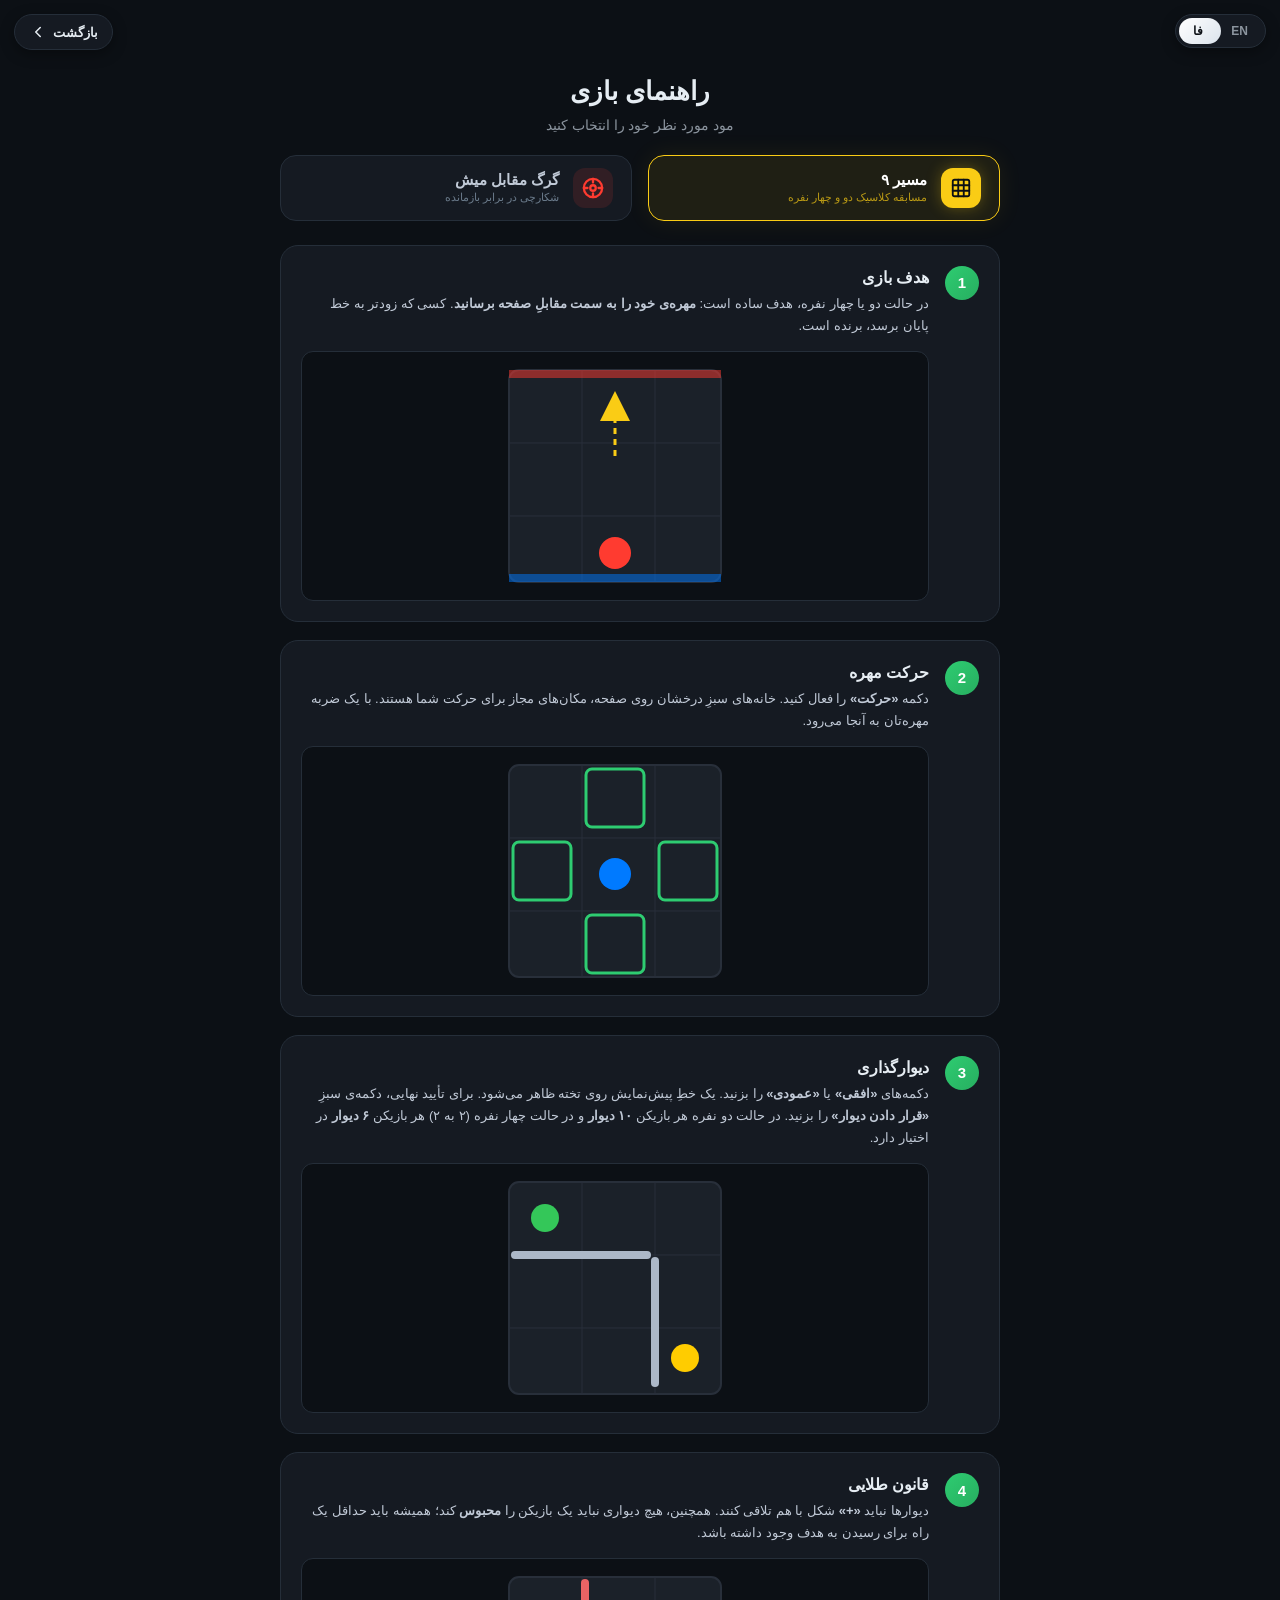
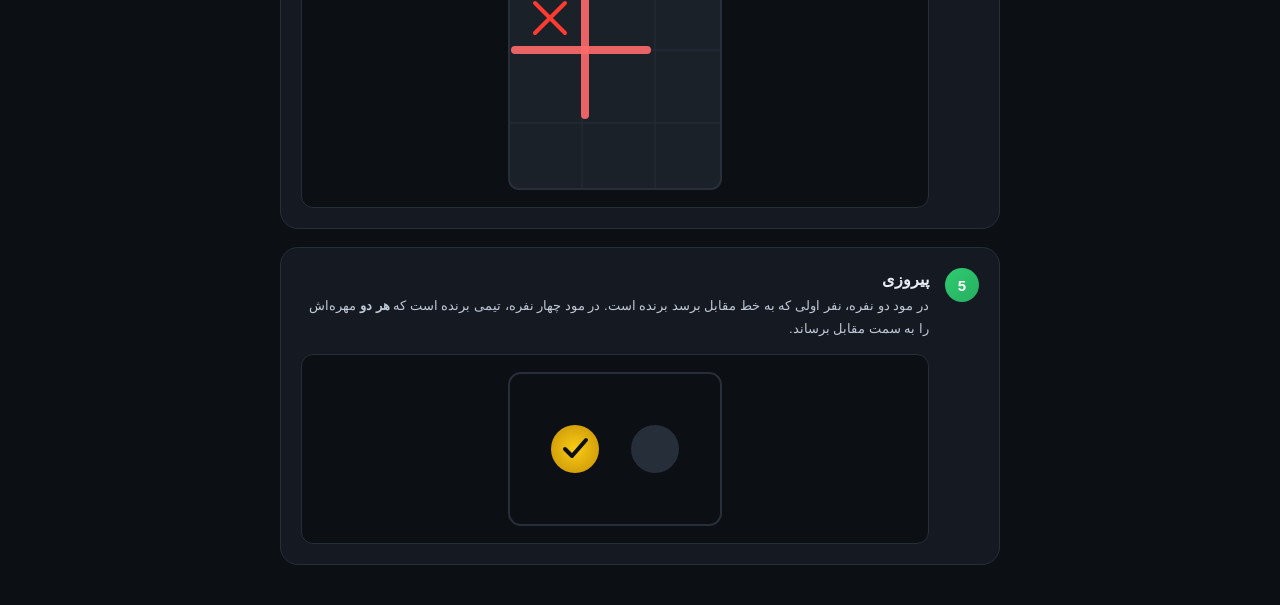
<file: help.html>
<!DOCTYPE html><html lang="fa" dir="rtl"><head><meta charset="UTF-8"><meta name="viewport" content="width=device-width,initial-scale=1"><meta name="theme-color" content="#000000"><meta name="apple-mobile-web-app-capable" content="yes"><meta name="apple-mobile-web-app-status-bar-style" content="black"><title id="help-page-title">Route 9 - How to Play</title><style>
* {
  -webkit-tap-highlight-color: transparent;  /* حذف هایلایت آبی هنگام لمس */
  -webkit-touch-callout: none;               /* جلوگیری از منوی طولانی‌فشار در iOS */
}
body{padding:66px 20px 40px;background-color:#0c1015;color:#e6edf3;font-family:-apple-system,BlinkMacSystemFont,"Segoe UI",Roboto,Helvetica,Arial,sans-serif;margin:0;user-select:none}
:root{--bg-color:#0c1015;--card-bg:#151a22;--border-color:#252e39;--text-main:#e6edf3;--text-muted:#8b949e;--red-color:#ff3b30;--blue-color:#007aff;--green-color:#34c759;--yellow-color:#ffcc00}
.help-wrap{width:100%;max-width:720px;margin:0 auto;display:flex;flex-direction:column;gap:18px}
.help-top{position:fixed;top:14px;left:14px;z-index:250}
/* ===== آیکون بغل دکمه بازگشت (همیشه سمت چپ) ===== */
.back-btn{display:flex;align-items:center;gap:6px;direction:ltr;background:#151a22;border:1px solid #252e39;color:#e6edf3;border-radius:20px;padding:8px 14px;font-size:12.5px;font-weight:700;text-decoration:none;box-shadow:0 4px 14px rgb(0 0 0/.35);transition:all 0.2s ease}
.back-btn:hover{border-color:#4a5a6b;background:#20272f}
.back-btn:active{transform:scale(.96)}
/* ===== آیکون‌های SVG تضمینی ===== */
.icon-svg{width:18px;height:18px;flex-shrink:0;display:inline-block;vertical-align:middle}
.icon-svg.sm{width:14px;height:14px}
#top-controls{position:fixed;top:14px;right:14px;z-index:250;display:flex;gap:8px;direction:ltr}
.lang-switch{position:relative;display:flex;background:#151a22;border:1px solid #252e39;border-radius:20px;padding:3px;box-shadow:0 4px 14px rgb(0 0 0/.35)}
.lang-switch .lang-opt{position:relative;z-index:2;border:none;background:transparent;color:#8b949e;font-weight:700;font-size:12px;padding:6px 14px;border-radius:16px;cursor:pointer;font-family:inherit;transition:color .25s ease}
.lang-switch .lang-opt.active{color:#0c1015}.lang-slider{position:absolute;top:3px;bottom:3px;left:3px;width:calc(50% - 3px);background:linear-gradient(135deg,#fff,#dbe3ec);border-radius:16px;transition:transform .25s cubic-bezier(.4,0,.2,1);z-index:1}
.lang-switch[data-active="en"] .lang-slider{transform:translateX(100%)}

/* ===== دیزاین دکمه‌های انتخاب مود ===== */
.mode-selector{display:flex;gap:16px;margin-bottom:6px;flex-wrap:wrap}
.mode-btn{display:flex;align-items:center;gap:14px;flex:1;min-width:180px;background:#151a22;border:1px solid #252e39;border-radius:16px;padding:12px 18px;color:#8b949e;font-weight:700;font-size:15px;cursor:pointer;transition:all 0.3s cubic-bezier(0.4,0,0.2,1);font-family:inherit;position:relative}
.mode-btn:hover{border-color:#4a5a6b;transform:translateY(-2px);box-shadow:0 4px 14px rgba(0,0,0,0.4)}
.mode-btn:active{transform:scale(0.97)}
.mode-btn .btn-icon{width:40px;height:40px;border-radius:12px;display:flex;align-items:center;justify-content:center;flex-shrink:0;transition:all 0.3s ease}
.mode-btn .btn-icon svg{width:22px;height:22px}
.mode-btn .btn-text{display:flex;flex-direction:column;align-items:flex-start;gap:2px}
.mode-btn .btn-text .title{font-size:15px;line-height:1.2;color:#c0c9d6}
.mode-btn .btn-text .desc{font-size:11px;color:#6a7a8a;font-weight:400;line-height:1.2}

/* ===== مود مسیر ۹ (زرد) ===== */
.mode-btn.regular .btn-icon{background:rgba(250,204,21,0.12);color:#facc15}
.mode-btn.regular.active{border-color:#facc15;background:rgba(250,204,21,0.08);box-shadow:0 0 25px rgba(250,204,21,0.08)}
.mode-btn.regular.active .title{color:#fff}
.mode-btn.regular.active .desc{color:rgba(250,204,21,0.7)}
.mode-btn.regular.active .btn-icon{background:#facc15;color:#0c1015;box-shadow:0 0 15px rgba(250,204,21,0.3)}

/* ===== مود گرگ و میش (قرمز) ===== */
.mode-btn.hunter .btn-icon{background:rgba(255,59,48,0.12);color:#ff3b30}
.mode-btn.hunter.active{border-color:#ff3b30;background:rgba(255,59,48,0.08);box-shadow:0 0 25px rgba(255,59,48,0.08)}
.mode-btn.hunter.active .title{color:#fff}
.mode-btn.hunter.active .desc{color:rgba(255,59,48,0.7)}
.mode-btn.hunter.active .btn-icon{background:#ff3b30;color:#0c1015;box-shadow:0 0 15px rgba(255,59,48,0.3)}

/* ===== استایل‌های کارت‌ها ===== */
.help-header{text-align:center;margin-top:10px}
.help-header h1{margin:0 0 8px;font-size:26px;color:#e6edf3}
.help-header p{color:#8b949e;font-size:13.5px;margin:0;line-height:1.6}

/* ===== کانتینرهای آموزشی (با gap ثابت برای حفظ فاصله) ===== */
#regular-tutorial, #hunter-tutorial{display:flex;flex-direction:column;gap:18px}
.step-card{background:#151a22;border:1px solid #252e39;border-radius:18px;padding:20px;display:flex;gap:16px;align-items:flex-start;animation:startPop .4s ease;display:none}
.step-card.active{display:flex}
@keyframes startPop{from{opacity:0;transform:translateY(10px) scale(.97)}to{opacity:1;transform:translateY(0) scale(1)}}
.step-num{flex-shrink:0;width:34px;height:34px;border-radius:50%;background:linear-gradient(135deg,#2ecc71,#27ae60);color:#fff;display:flex;align-items:center;justify-content:center;font-weight:800;font-size:15px}
.step-body{flex:1;min-width:0}
.step-body h3{margin:2px 0 6px;font-size:16px;color:#e6edf3}
.step-body p{margin:0 0 14px;font-size:13px;line-height:1.7;color:#c0c9d6}
.step-diagram{background:#0c1015;border:1px solid #252e39;border-radius:12px;padding:14px;display:flex;justify-content:center}
.step-diagram svg{max-width:100%;height:auto}
.tag-red{display:inline-block;background:#ff3b30;color:#fff;padding:1px 10px;border-radius:6px;font-weight:700;font-size:12px}
.tag-blue{display:inline-block;background:#007aff;color:#fff;padding:1px 10px;border-radius:6px;font-weight:700;font-size:12px}
@media (max-width:550px){.mode-selector{flex-direction:column}.mode-btn{min-width:auto;padding:12px 16px}.step-card{padding:16px}}
</style>
<script>
            !function(e,t,n){e.yektanetAnalyticsObject=n,e[n]=e[n]||function(){e[n].q.push(arguments)},e[n].q=e[n].q||[];var a=t.getElementsByTagName("head")[0],r=new Date,c="https://cdn.yektanet.com/superscript/x6fV5xRI/native-mhdhoseinsh.github.io-47969/yn_pub.js?v="+r.getFullYear().toString()+"0"+r.getMonth()+"0"+r.getDate()+"0"+r.getHours(),s=t.createElement("link");s.rel="preload",s.as="script",s.href=c,a.appendChild(s);var l=t.createElement("script");l.async=!0,l.src=c,a.appendChild(l)}(window,document,"yektanet");
        </script>
</head><body>
<div class="help-top"><a href="index.html" class="back-btn"><svg class="icon-svg" viewBox="0 0 24 24" fill="none" stroke="currentColor" stroke-width="2" stroke-linecap="round" stroke-linejoin="round"><path d="M15 18l-6-6 6-6"/></svg><span id="lbl-back">بازگشت</span></a></div>
<div id="top-controls"><div class="lang-switch" id="lang-switch"><button type="button" class="lang-opt" id="lang-opt-fa" data-lang="fa">فا</button><button type="button" class="lang-opt" id="lang-opt-en" data-lang="en">EN</button><span class="lang-slider" id="lang-slider"></span></div></div>

<div class="help-wrap">
  <div class="help-header">
    <h1 id="h-title">راهنمای بازی</h1>
    <p id="h-sub">مود مورد نظر خود را انتخاب کنید</p>
  </div>

  <!-- دکمه‌های انتخاب مود -->
  <div class="mode-selector">
    <button class="mode-btn regular active" id="btn-mode-regular" onclick="switchMode('regular')">
      <span class="btn-icon">
        <svg viewBox="0 0 24 24" fill="none" stroke="currentColor" stroke-width="2" stroke-linecap="round" stroke-linejoin="round">
          <rect x="3" y="3" width="18" height="18" rx="2" ry="2"/><line x1="3" y1="9" x2="21" y2="9"/><line x1="3" y1="15" x2="21" y2="15"/><line x1="9" y1="3" x2="9" y2="21"/><line x1="15" y1="3" x2="15" y2="21"/>
        </svg>
      </span>
      <span class="btn-text">
        <span class="title" id="btn-regular-title">مسیر ۹</span>
        <span class="desc" id="btn-regular-desc">مسابقه کلاسیک دو و چهار نفره</span>
      </span>
    </button>
    <button class="mode-btn hunter" id="btn-mode-hunter" onclick="switchMode('hunter')">
      <span class="btn-icon">
        <svg viewBox="0 0 24 24" fill="none" stroke="currentColor" stroke-width="2.5" stroke-linecap="round" stroke-linejoin="round">
          <circle cx="12" cy="12" r="10"/><circle cx="12" cy="12" r="3"/><path d="M12 2v4"/><path d="M12 18v4"/><path d="M2 12h4"/><path d="M18 12h4"/>
        </svg>
      </span>
      <span class="btn-text">
        <span class="title" id="btn-hunter-title">گرگ مقابل میش</span>
        <span class="desc" id="btn-hunter-desc">شکارچی در برابر بازمانده</span>
      </span>
    </button>
  </div>

  <!-- ==================== بخش آموزش مسیر ۹ ==================== -->
  <div id="regular-tutorial">
    <div class="step-card active"><div class="step-num">1</div><div class="step-body"><h3 id="s1-t">هدف بازی</h3><p id="s1-d">در حالت دو یا چهار نفره، هدف ساده است: <strong>مهره‌ی خود را به سمت مقابلِ صفحه برسانید</strong>. کسی که زودتر به خط پایان برسد، برنده است.</p><div class="step-diagram"><svg width="220" height="220" viewBox="0 0 220 220"><rect x="4" y="4" width="212" height="212" rx="10" fill="#1b2129" stroke="#282f3a" stroke-width="2"/><g stroke="#282f3a" stroke-width="1"><line x1="4" y1="77" x2="216" y2="77"/><line x1="4" y1="150" x2="216" y2="150"/><line x1="77" y1="4" x2="77" y2="216"/><line x1="150" y1="4" x2="150" y2="216"/></g><rect x="4" y="4" width="212" height="8" fill="#ff3b30" opacity="0.5"/><rect x="4" y="208" width="212" height="8" fill="#007aff" opacity="0.5"/><circle cx="110" cy="187" r="16" fill="#ff3b30"/><path d="M110 90 L110 40" stroke="#facc15" stroke-width="3" stroke-dasharray="6 5" marker-end="url(#arrow)"/><defs><marker id="arrow" markerWidth="10" markerHeight="10" refX="5" refY="5" orient="auto"><path d="M0,0 L10,5 L0,10 Z" fill="#facc15"/></marker></defs></svg></div></div></div>
    <div class="step-card active"><div class="step-num">2</div><div class="step-body"><h3 id="s2-t">حرکت مهره</h3><p id="s2-d">دکمه <strong>«حرکت»</strong> را فعال کنید. خانه‌های سبزِ درخشان روی صفحه، مکان‌های مجاز برای حرکت شما هستند. با یک ضربه مهره‌تان به آنجا می‌رود.</p><div class="step-diagram"><svg width="220" height="220" viewBox="0 0 220 220"><rect x="4" y="4" width="212" height="212" rx="10" fill="#1b2129" stroke="#282f3a" stroke-width="2"/><g stroke="#282f3a" stroke-width="1"><line x1="4" y1="77" x2="216" y2="77"/><line x1="4" y1="150" x2="216" y2="150"/><line x1="77" y1="4" x2="77" y2="216"/><line x1="150" y1="4" x2="150" y2="216"/></g><circle cx="110" cy="113" r="16" fill="#007aff"/><rect x="81" y="8" width="58" height="58" rx="6" fill="none" stroke="#2ecc71" stroke-width="3"/><rect x="81" y="154" width="58" height="58" rx="6" fill="none" stroke="#2ecc71" stroke-width="3"/><rect x="8" y="81" width="58" height="58" rx="6" fill="none" stroke="#2ecc71" stroke-width="3"/><rect x="154" y="81" width="58" height="58" rx="6" fill="none" stroke="#2ecc71" stroke-width="3"/></svg></div></div></div>
    <div class="step-card active"><div class="step-num">3</div><div class="step-body"><h3 id="s3-t">دیوارگذاری</h3><p id="s3-d">دکمه‌های <strong>«افقی»</strong> یا <strong>«عمودی»</strong> را بزنید. یک خطِ پیش‌نمایش روی تخته ظاهر می‌شود. برای تأیید نهایی، دکمه‌ی سبزِ <strong>«قرار دادن دیوار»</strong> را بزنید. در حالت دو نفره هر بازیکن <strong>۱۰ دیوار</strong> و در حالت چهار نفره (۲ به ۲) هر بازیکن <strong>۶ دیوار</strong> در اختیار دارد.</p><div class="step-diagram"><svg width="220" height="220" viewBox="0 0 220 220"><rect x="4" y="4" width="212" height="212" rx="10" fill="#1b2129" stroke="#282f3a" stroke-width="2"/><g stroke="#282f3a" stroke-width="1"><line x1="4" y1="77" x2="216" y2="77"/><line x1="4" y1="150" x2="216" y2="150"/><line x1="77" y1="4" x2="77" y2="216"/><line x1="150" y1="4" x2="150" y2="216"/></g><rect x="6" y="73" width="140" height="8" rx="4" fill="#acb8c8"/><rect x="146" y="79" width="8" height="130" rx="4" fill="#acb8c8"/><circle cx="40" cy="40" r="14" fill="#34c759"/><circle cx="180" cy="180" r="14" fill="#ffcc00"/></svg></div></div></div>
    <div class="step-card active"><div class="step-num">4</div><div class="step-body"><h3 id="s4-t">قانون طلایی</h3><p id="s4-d">دیوارها نباید <strong>«+»</strong> شکل با هم تلاقی کنند. همچنین، هیچ دیواری نباید یک بازیکن را <strong>محبوس</strong> کند؛ همیشه باید حداقل یک راه برای رسیدن به هدف وجود داشته باشد.</p><div class="step-diagram"><svg width="220" height="220" viewBox="0 0 220 220"><rect x="4" y="4" width="212" height="212" rx="10" fill="#1b2129" stroke="#282f3a" stroke-width="2"/><g stroke="#282f3a" stroke-width="1"><line x1="4" y1="77" x2="216" y2="77"/><line x1="4" y1="150" x2="216" y2="150"/><line x1="77" y1="4" x2="77" y2="216"/><line x1="150" y1="4" x2="150" y2="216"/></g><rect x="6" y="73" width="140" height="8" rx="4" fill="#ff6b6b" opacity="0.9"/><rect x="76" y="6" width="8" height="140" rx="4" fill="#ff6b6b" opacity="0.9"/><line x1="30" y1="30" x2="60" y2="60" stroke="#ff3b30" stroke-width="4" stroke-linecap="round"/><line x1="60" y1="30" x2="30" y2="60" stroke="#ff3b30" stroke-width="4" stroke-linecap="round"/></svg></div></div></div>
    <div class="step-card active"><div class="step-num">5</div><div class="step-body"><h3 id="s5-t">پیروزی</h3><p id="s5-d">در مود دو نفره، نفر اولی که به خط مقابل برسد برنده است. در مود چهار نفره، تیمی برنده است که <strong>هر دو</strong> مهره‌اش را به سمت مقابل برساند.</p><div class="step-diagram"><svg width="220" height="160" viewBox="0 0 220 160"><rect x="4" y="4" width="212" height="152" rx="12" fill="#0c1015" stroke="#282f3a" stroke-width="2"/><circle cx="70" cy="80" r="24" fill="url(#g1)"/><circle cx="150" cy="80" r="24" fill="#252e39"/><defs><radialGradient id="g1"><stop offset="0%" stop-color="#facc15"/><stop offset="100%" stop-color="#d4a10a"/></radialGradient></defs><path d="M60 80 l7 7 l14 -16" stroke="#0c1015" stroke-width="4" fill="none" stroke-linecap="round" stroke-linejoin="round"/></svg></div></div></div>
  </div>

  <!-- ==================== بخش آموزش گرگ و میش ==================== -->
  <div id="hunter-tutorial" style="display:none">
    <div class="step-card active"><div class="step-num">1</div><div class="step-body"><h3 id="h1-t">نقش‌های متفاوت</h3><p id="h1-d">در این مود، بازیکنان نقش‌های متفاوتی دارند. یکی <span class="tag-red">شکارچی (قرمز)</span> و دیگری <span class="tag-blue">بازمانده (آبی)</span> است. بازمانده باید خود را به خط قرمز بالای صفحه برساند و شکارچی باید او را <strong>شکار کند</strong>! تعداد دیوارها هم برابر نیست: بازمانده <strong>۱۰ دیوار</strong> و شکارچی <strong>۸ دیوار</strong> در اختیار دارد.</p><div class="step-diagram"><svg width="220" height="220" viewBox="0 0 220 220"><rect x="4" y="4" width="212" height="212" rx="10" fill="#1b2129" stroke="#282f3a" stroke-width="2"/><g stroke="#282f3a" stroke-width="1"><line x1="4" y1="77" x2="216" y2="77"/><line x1="4" y1="150" x2="216" y2="150"/><line x1="77" y1="4" x2="77" y2="216"/><line x1="150" y1="4" x2="150" y2="216"/></g><rect x="4" y="4" width="212" height="8" fill="#ff3b30" opacity="0.5"/><circle cx="110" cy="187" r="16" fill="#007aff"/><circle cx="110" cy="40" r="16" fill="#ff3b30"/><text x="80" y="100" fill="#c0c9d6" font-size="11" font-family="sans-serif">بازمانده</text><text x="145" y="100" fill="#c0c9d6" font-size="11" font-family="sans-serif">شکارچی</text><path d="M110 90 L110 40" stroke="#facc15" stroke-width="2.5" stroke-dasharray="5 4" marker-end="url(#arrow)"/><defs><marker id="arrow" markerWidth="8" markerHeight="8" refX="4" refY="4" orient="auto"><path d="M0,0 L8,4 L0,8 Z" fill="#facc15"/></marker></defs></svg></div></div></div>
    <div class="step-card active"><div class="step-num">2</div><div class="step-body"><h3 id="h2-t">چگونه شکارچی برنده می‌شود؟</h3><p id="h2-d">شکارچی با دو روش می‌تواند برنده شود: <strong>۱. شکار مستقیم:</strong> رفتن روی خانه‌ای که بازمانده در آن قرار دارد. <strong>۲. محاصره تدریجی:</strong> هر بار که شکارچی در یک خانه مجاور بازمانده قرار بگیرد، یک نشانگر قرمز زیر پای بازمانده روشن می‌شود. اگر این اتفاق <strong>۷ بار</strong> بیفتد، بازمانده گیر افتاده است!</p><div class="step-diagram"><svg width="220" height="220" viewBox="0 0 220 220"><rect x="4" y="4" width="212" height="212" rx="10" fill="#1b2129" stroke="#282f3a" stroke-width="2"/><g stroke="#282f3a" stroke-width="1"><line x1="4" y1="77" x2="216" y2="77"/><line x1="4" y1="150" x2="216" y2="150"/><line x1="77" y1="4" x2="77" y2="216"/><line x1="150" y1="4" x2="150" y2="216"/></g><circle cx="70" cy="110" r="16" fill="#007aff"/><g transform="translate(46, 140)"><circle cx="0" cy="0" r="4.5" fill="#ff3b30"/><circle cx="14" cy="0" r="4.5" fill="#ff3b30"/><circle cx="28" cy="0" r="4.5" fill="#ff3b30"/><circle cx="42" cy="0" r="4.5" fill="#ff3b30"/><circle cx="56" cy="0" r="4.5" fill="#ff3b30"/><circle cx="70" cy="0" r="4.5" fill="#3a2020"/><circle cx="84" cy="0" r="4.5" fill="#3a2020"/></g><text x="60" y="165" fill="#ff3b30" font-size="10" font-family="sans-serif">۵/۷ بار</text><circle cx="70" cy="110" r="30" fill="none" stroke="#ff3b30" stroke-width="3" opacity="0.5" stroke-dasharray="6 4"/><circle cx="160" cy="110" r="16" fill="#ff3b30"/><path d="M140 110 L98 110" stroke="#facc15" stroke-width="3" stroke-dasharray="6 4" marker-end="url(#arrow2)"/><defs><marker id="arrow2" markerWidth="10" markerHeight="10" refX="5" refY="5" orient="auto"><path d="M0,0 L10,5 L0,10 Z" fill="#facc15"/></marker></defs></svg></div></div></div>
    <div class="step-card active"><div class="step-num">3</div><div class="step-body"><h3 id="h3-t">چگونه بازمانده برنده می‌شود؟</h3><p id="h3-d">بازمانده <strong>فقط یک راه</strong> برای پیروزی دارد: رسیدن به خط قرمز بالای صفحه. او باید با استفاده از حرکت‌های هوشمندانه و دیوارهای اصولی، از دست شکارچی فرار کند و خودش را به خانه‌ی هدف برساند.</p><div class="step-diagram"><svg width="220" height="160" viewBox="0 0 220 160"><rect x="4" y="4" width="212" height="152" rx="10" fill="#1b2129" stroke="#282f3a" stroke-width="2"/><rect x="4" y="4" width="212" height="8" fill="#ff3b30" opacity="0.5"/><path d="M110 150 L110 40" stroke="#2ecc71" stroke-width="3" stroke-dasharray="5 5" marker-end="url(#arrow-green)"/><circle cx="110" cy="150" r="16" fill="#007aff"/><defs><marker id="arrow-green" markerWidth="8" markerHeight="8" refX="4" refY="4" orient="auto"><path d="M0,0 L8,4 L0,8 Z" fill="#2ecc71"/></marker></defs></svg></div></div></div>
    <div class="step-card active"><div class="step-num">4</div><div class="step-body"><h3 id="h4-t">نکات مهم</h3><p id="h4-d"><strong> تفاوت با مودهای دیگر:</strong> در این مود، پیروزی فقط رسیدن به خط نیست. شکارچی باید استراتژی تعقیب داشته باشد و بازمانده باید با دیوارهای هوشمندانه او را عقب نگه دارد.<br><strong>نشانگرهای هشدار:</strong> هر وقت نشانگرهای قرمز زیر پای بازمانده شروع به روشن شدن کنند، یعنی شکارچی در حال نزدیک شدن است و بازمانده باید هرچه سریع‌تر راه فرار را پیدا کند!</p><div class="step-diagram"><svg width="220" height="220" viewBox="0 0 220 220"><rect x="4" y="4" width="212" height="212" rx="10" fill="#1b2129" stroke="#282f3a" stroke-width="2"/><g stroke="#282f3a" stroke-width="1"><line x1="4" y1="77" x2="216" y2="77"/><line x1="4" y1="150" x2="216" y2="150"/><line x1="77" y1="4" x2="77" y2="216"/><line x1="150" y1="4" x2="150" y2="216"/></g><rect x="6" y="73" width="140" height="8" rx="4" fill="#acb8c8"/><circle cx="70" cy="110" r="16" fill="#007aff"/><circle cx="160" cy="110" r="16" fill="#ff3b30"/><text x="45" y="90" fill="#c0c9d6" font-size="11" font-family="sans-serif">بازمانده</text><text x="135" y="90" fill="#c0c9d6" font-size="11" font-family="sans-serif">شکارچی</text><path d="M128 110 L98 110" stroke="#facc15" stroke-width="2.5" stroke-dasharray="5 4" marker-end="url(#arrow2)"/><defs><marker id="arrow2" markerWidth="8" markerHeight="8" refX="4" refY="4" orient="auto"><path d="M0,0 L8,4 L0,8 Z" fill="#facc15"/></marker></defs></svg></div></div></div>
  </div>
</div>

<script>
const T = {
  fa: {
    title: 'راهنمای بازی',
    sub: 'مود مورد نظر خود را انتخاب کنید',
    back: 'بازگشت',
    btns: {
      regular: { title: 'مسیر ۹', desc: 'مسابقه کلاسیک دو و چهار نفره' },
      hunter: { title: 'گرگ مقابل میش', desc: 'شکارچی در برابر بازمانده' }
    },
    regular: {
      s1t: 'هدف بازی', s1d: 'در حالت دو یا چهار نفره، هدف ساده است: <strong>مهره‌ی خود را به سمت مقابلِ صفحه برسانید</strong>. کسی که زودتر به خط پایان برسد، برنده است.',
      s2t: 'حرکت مهره', s2d: 'دکمه <strong>«حرکت»</strong> را فعال کنید. خانه‌های سبزِ درخشان روی صفحه، مکان‌های مجاز برای حرکت شما هستند. با یک ضربه مهره‌تان به آنجا می‌رود.',
      s3t: 'دیوارگذاری', s3d: 'دکمه‌های <strong>«افقی»</strong> یا <strong>«عمودی»</strong> را بزنید. یک خطِ پیش‌نمایش روی تخته ظاهر می‌شود. برای تأیید نهایی، دکمه‌ی سبزِ <strong>«قرار دادن دیوار»</strong> را بزنید. در حالت دو نفره هر بازیکن <strong>۱۰ دیوار</strong> و در حالت چهار نفره (۲ به ۲) هر بازیکن <strong>۶ دیوار</strong> در اختیار دارد.',
      s4t: 'قانون طلایی', s4d: 'دیوارها نباید <strong>«+»</strong> شکل با هم تلاقی کنند. همچنین، هیچ دیواری نباید یک بازیکن را <strong>محبوس</strong> کند؛ همیشه باید حداقل یک راه برای رسیدن به هدف وجود داشته باشد.',
      s5t: 'پیروزی', s5d: 'در مود دو نفره، نفر اولی که به خط مقابل برسد برنده است. در مود چهار نفره، تیمی برنده است که <strong>هر دو</strong> مهره‌اش را به سمت مقابل برساند.'
    },
    hunter: {
      h1t: 'نقش‌های متفاوت', h1d: 'در این مود، بازیکنان نقش‌های متفاوتی دارند. یکی <span class="tag-red">شکارچی (قرمز)</span> و دیگری <span class="tag-blue">بازمانده (آبی)</span> است. بازمانده باید خود را به خط قرمز بالای صفحه برساند و شکارچی باید او را <strong>شکار کند</strong>! تعداد دیوارها هم برابر نیست: بازمانده <strong>۱۰ دیوار</strong> و شکارچی <strong>۸ دیوار</strong> در اختیار دارد.',
      h2t: 'چگونه شکارچی برنده می‌شود؟', h2d: 'شکارچی با دو روش می‌تواند برنده شود: <strong>۱. شکار مستقیم:</strong> رفتن روی خانه‌ای که بازمانده در آن قرار دارد. <strong>۲. محاصره تدریجی:</strong> هر بار که شکارچی در یک خانه مجاور بازمانده قرار بگیرد، یک نشانگر قرمز زیر پای بازمانده روشن می‌شود. اگر این اتفاق <strong>۷ بار</strong> بیفتد، بازمانده گیر افتاده است!',
      h3t: 'چگونه بازمانده برنده می‌شود؟', h3d: 'بازمانده <strong>فقط یک راه</strong> برای پیروزی دارد: رسیدن به خط قرمز بالای صفحه. او باید با استفاده از حرکت‌های هوشمندانه و دیوارهای اصولی، از دست شکارچی فرار کند و خودش را به خانه‌ی هدف برساند.',
      h4t: 'نکات مهم', h4d: '<strong>تفاوت با مودهای دیگر:</strong> در این مود، پیروزی فقط رسیدن به خط نیست. شکارچی باید استراتژی تعقیب داشته باشد و بازمانده باید با دیوارهای هوشمندانه او را عقب نگه دارد.<br><strong>نشانگرهای هشدار:</strong> هر وقت نشانگرهای قرمز زیر پای بازمانده شروع به روشن شدن کنند، یعنی شکارچی در حال نزدیک شدن است و بازمانده باید هرچه سریع‌تر راه فرار را پیدا کند!'
    }
  },
  en: {
    title: 'Game Guide',
    sub: 'Select your desired mode',
    back: 'Back',
    btns: {
      regular: { title: 'Route 9 Mode', desc: 'Classic 2P & 4P Race' },
      hunter: { title: 'Wolf VS Sheep', desc: 'Hunter vs Survivor' }
    },
    regular: {
      s1t: 'Objective', s1d: 'In 2P or 4P mode, the goal is simple: <strong>Bring your piece to the opposite side of the board</strong>. The first one to cross the finish line wins.',
      s2t: 'Movement', s2d: 'Select the <strong>"Move"</strong> button. The glowing green cells on the board indicate where you can move. Tap one to move your piece.',
      s3t: 'Placing Walls', s3d: 'Select the <strong>"Horizontal"</strong> or <strong>"Vertical"</strong> button. A preview line appears on the board. For final confirmation, press the green <strong>"Place Wall"</strong> button. In 2-player mode each player has <strong>10 walls</strong>, and in 4-player mode (2v2) each player has <strong>6 walls</strong>.',
      s4t: 'Golden Rule', s4d: 'Walls must not intersect to form a <strong>"+"</strong> shape. Also, no wall may ever <strong>trap</strong> a player; there must always be at least one path to the target.',
      s5t: 'Winning', s5d: 'In 2P mode, the first to reach the opposite side wins. In 4P mode, the team that gets <strong>both</strong> of its pieces to the opposite side wins.'
    },
    hunter: {
      h1t: 'Different Roles', h1d: 'In this mode, players have different roles. One is the <span class="tag-red">Hunter (Red)</span> and the other is the <span class="tag-blue">Survivor (Blue)</span>. The Survivor must reach the red line at the top, and the Hunter must <strong>catch them</strong>! Wall counts are uneven too: the Survivor has <strong>10 walls</strong> and the Hunter has <strong>8 walls</strong>.',
      h2t: 'How does the Hunter win?', h2d: 'The Hunter can win in two ways: <strong>1. Direct Catch:</strong> Moving onto the square occupied by the Survivor. <strong>2. Gradual Cornering:</strong> Each time the Hunter is adjacent to the Survivor, a red indicator lights up below the Survivor. If this happens <strong>7 times</strong>, the Survivor is trapped!',
      h3t: 'How does the Survivor win?', h3d: 'The Survivor has <strong>only one way</strong> to win: reaching the red line at the top. They must use clever moves and strategic walls to escape the Hunter and reach their target cell.',
      h4t: 'Important Tips', h4d: '<strong>Difference from other modes:</strong> Here, winning isn\'t just about crossing the line. The Hunter needs a pursuit strategy, and the Survivor must use smart walls to keep the Hunter at bay.<br><strong>Warning Indicators:</strong> Whenever the red dots under the Survivor start lighting up, it means the Hunter is closing in, and the Survivor must find a way out quickly!'
    }
  }
};

let currentLang = localStorage.getItem('barricade-lang') || 'fa';

function apply(lang) {
  currentLang = lang;
  const d = T[lang];
  document.documentElement.lang = lang;
  document.documentElement.dir = lang === 'fa' ? 'rtl' : 'ltr';
  document.getElementById('help-page-title').textContent = d.title;
  document.getElementById('lbl-back').textContent = d.back;
  document.getElementById('h-title').textContent = d.title;
  document.getElementById('h-sub').textContent = d.sub;

  // Update Button Texts
  document.getElementById('btn-regular-title').textContent = d.btns.regular.title;
  document.getElementById('btn-regular-desc').textContent = d.btns.regular.desc;
  document.getElementById('btn-hunter-title').textContent = d.btns.hunter.title;
  document.getElementById('btn-hunter-desc').textContent = d.btns.hunter.desc;

  // Update Regular Mode texts
  const reg = d.regular;
  document.getElementById('s1-t').textContent = reg.s1t; document.getElementById('s1-d').innerHTML = reg.s1d;
  document.getElementById('s2-t').textContent = reg.s2t; document.getElementById('s2-d').innerHTML = reg.s2d;
  document.getElementById('s3-t').textContent = reg.s3t; document.getElementById('s3-d').innerHTML = reg.s3d;
  document.getElementById('s4-t').textContent = reg.s4t; document.getElementById('s4-d').innerHTML = reg.s4d;
  document.getElementById('s5-t').textContent = reg.s5t; document.getElementById('s5-d').innerHTML = reg.s5d;

  // Update Hunter Mode texts
  const hunt = d.hunter;
  document.getElementById('h1-t').textContent = hunt.h1t; document.getElementById('h1-d').innerHTML = hunt.h1d;
  document.getElementById('h2-t').textContent = hunt.h2t; document.getElementById('h2-d').innerHTML = hunt.h2d;
  document.getElementById('h3-t').textContent = hunt.h3t; document.getElementById('h3-d').innerHTML = hunt.h3d;
  document.getElementById('h4-t').textContent = hunt.h4t; document.getElementById('h4-d').innerHTML = hunt.h4d;

  document.getElementById('lang-opt-fa').classList.toggle('active', lang === 'fa');
  document.getElementById('lang-opt-en').classList.toggle('active', lang === 'en');
  document.getElementById('lang-switch').setAttribute('data-active', lang);
  localStorage.setItem('barricade-lang', lang);
}

function switchMode(mode) {
  // Update buttons
  document.getElementById('btn-mode-regular').classList.toggle('active', mode === 'regular');
  document.getElementById('btn-mode-hunter').classList.toggle('active', mode === 'hunter');
  
  // ★★★ اصلاح باگ فاصله‌ها: به جای 'block' از 'flex' استفاده می‌کنیم تا gap کار کند ★★★
  document.getElementById('regular-tutorial').style.display = mode === 'regular' ? 'flex' : 'none';
  document.getElementById('hunter-tutorial').style.display = mode === 'hunter' ? 'flex' : 'none';
  
  // Reset animation by re-triggering the class
  const cards = document.querySelectorAll('.step-card');
  cards.forEach(c => {
    c.classList.remove('startPop');
    void c.offsetWidth; // trigger reflow
    c.classList.add('startPop');
  });
}

// Initial Load
apply(currentLang);
document.getElementById('lang-opt-fa').onclick = () => apply('fa');
document.getElementById('lang-opt-en').onclick = () => apply('en');
</script></body></html>
</file>
